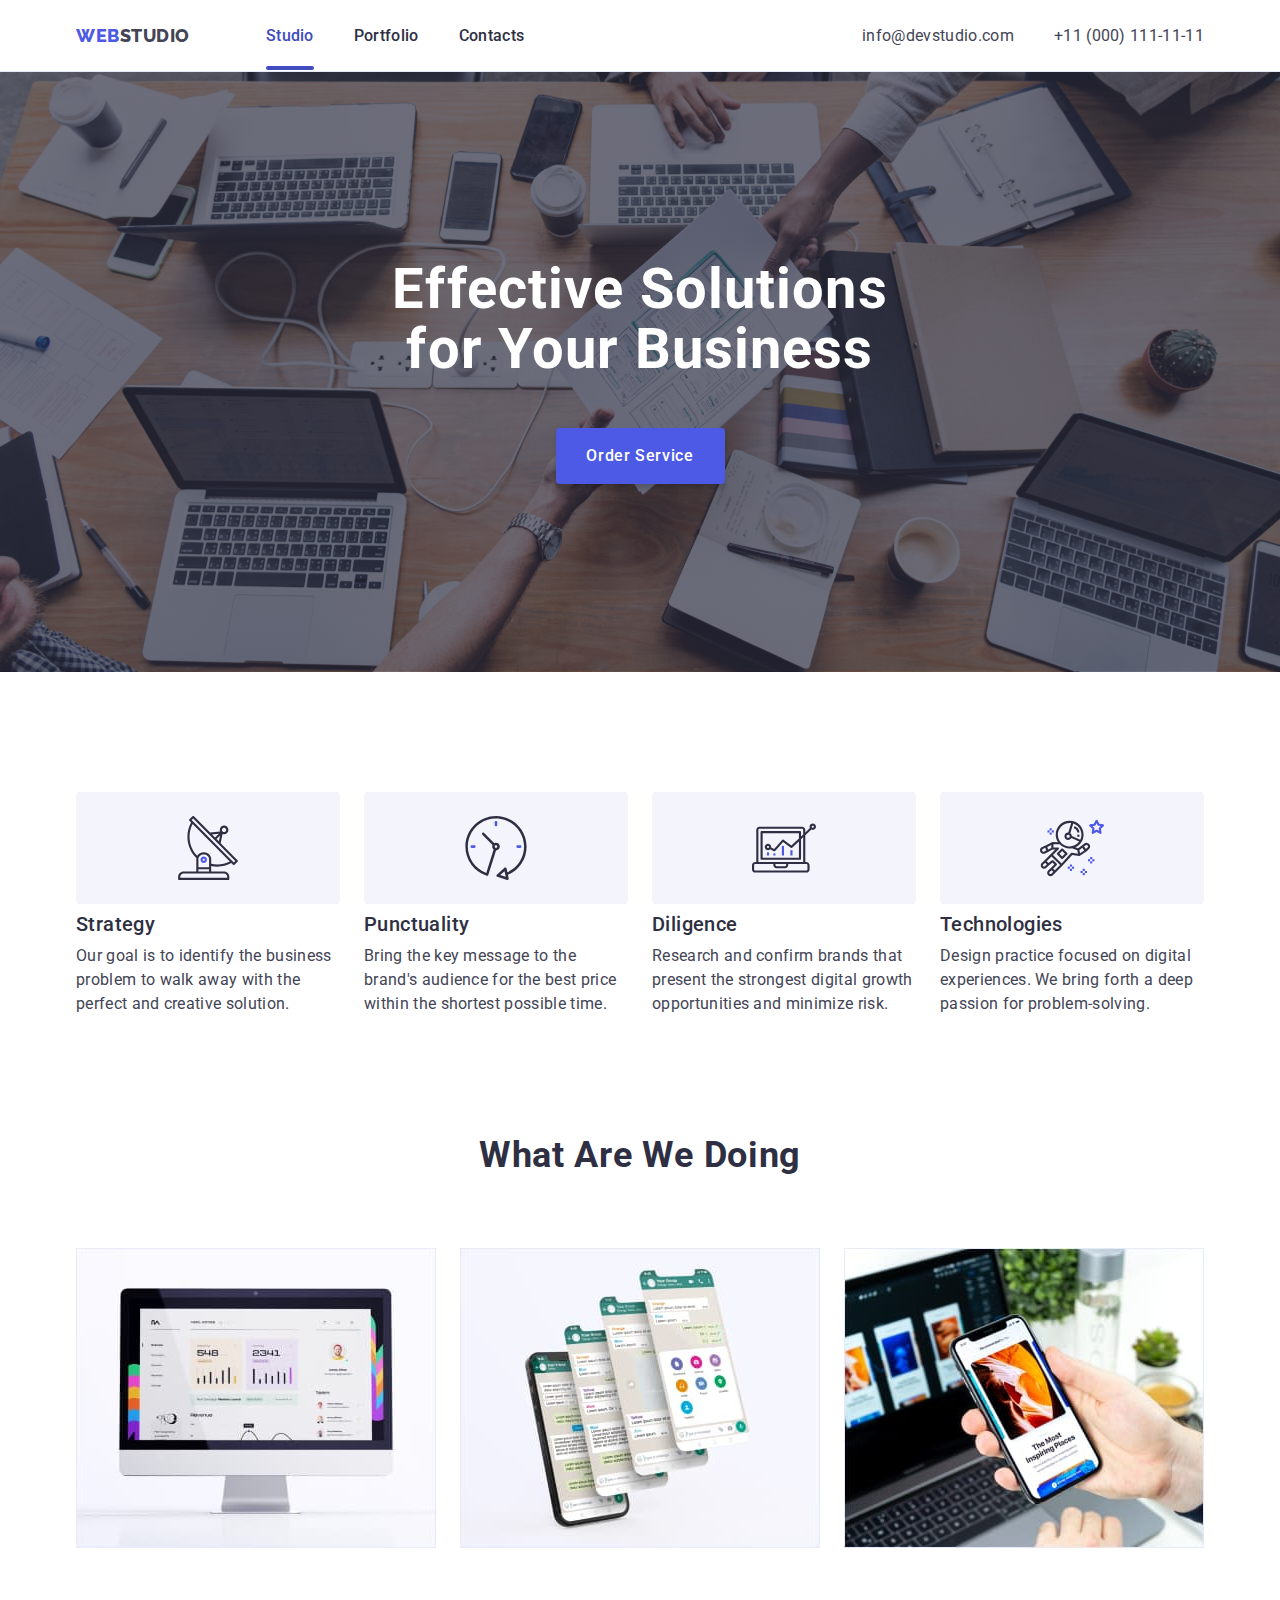
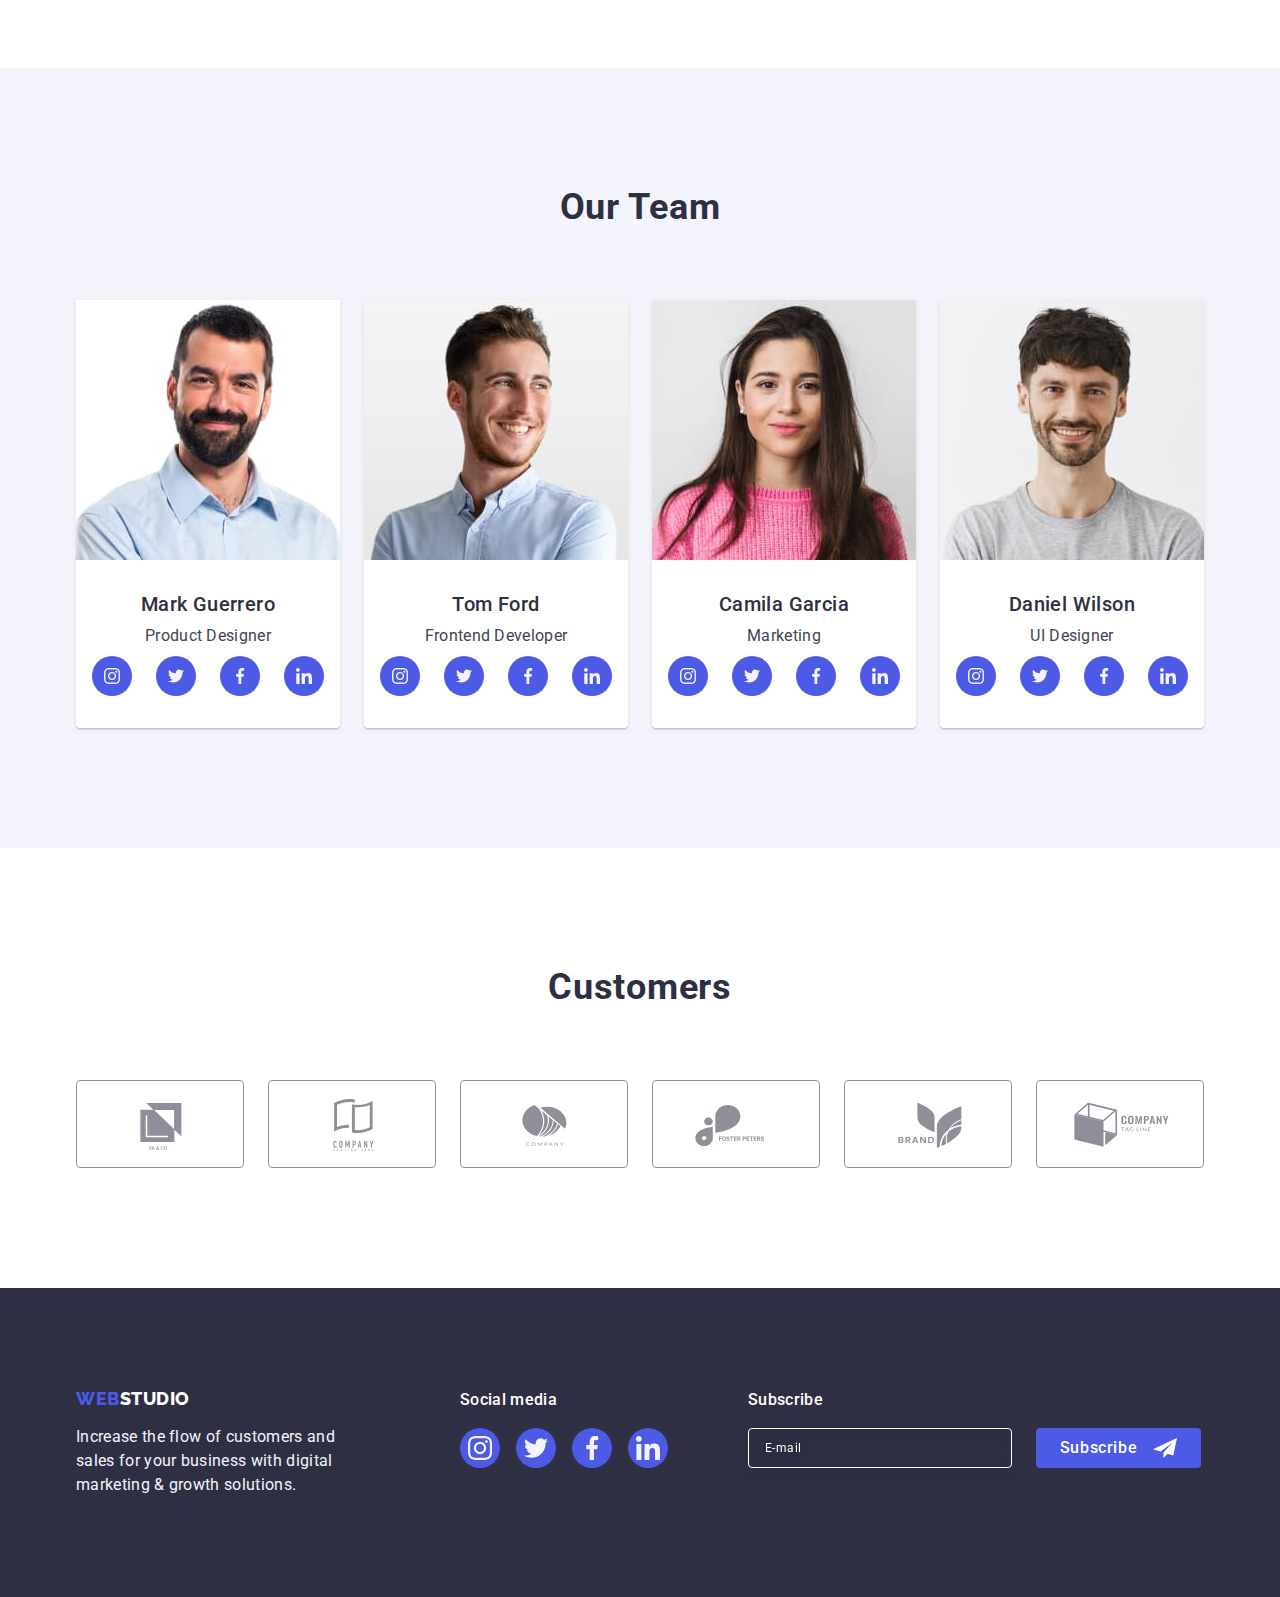
<file: index.html>
<!DOCTYPE html>
<html lang="en">

<head>
    <meta charset="UTF-8">
    <meta http-equiv="X-UA-Compatible" content="IE=edge">
    <meta name="viewport" content="width=device-width, initial-scale=1.0">
    <title>WebStudio</title>
    <link rel="preconnect" href="https://fonts.googleapis.com">
    <link rel="preconnect" href="https://fonts.gstatic.com" crossorigin>
    <link
        href="https://fonts.googleapis.com/css2?family=Raleway:wght@800&family=Roboto:wght@400;500;700;900&display=swap"
        rel="stylesheet">
    <link rel="stylesheet" href="./css/modern-normalize.min.css">
    <link rel="stylesheet" href="./css/styles.css">

</head>

<body>  
    
      <!-- header section -->
        <header class="header">
            <div class="header-container container">
                <nav class="nav">
                    <a class="logo-web link" href="./index.html">Web<span class="logo-studio-nav link">Studio</span></a>

                    <ul class="nav-list list">
                        <li class="nav-item nav-item-studio">
                            <a class="nav-link active nav-link-studio link" href="./index.html">Studio</a>
                        </li>
                        <li class="nav-item">
                            <a class="nav-link link" href="./portfolio.html">Portfolio</a>
                        </li>
                        <li class="nav-item">
                            <a class="nav-link link" href="">Contacts</a>
                        </li>
                    </ul>
                </nav>

                <address class="address">
                    <ul class="address-list list">
                        <li class="mail">
                            <a class="address-link link" href="mailto:info@devstudio.com">info@devstudio.com</a>
                        </li>
                        <li class="number">
                            <a class="address-link link" href="tel:+110001111111">+11 (000) 111-11-11</a>
                        </li>
                    </ul>
                </address>
            </div>

        </header>
        <main>

            <!--hero section -->
            <section class="hero">
                <div class="hero-container container">
                    <h1 class="hero-title">Effective Solutions <br> for Your Business</h1>
                    <button data-modal-open class="button" type="button">Order Service</button>
                    
                </div>
            </section>    

            


            <!-- feature section -->
            <section class="section-feature">
                <div class="container">
                    <h2 class="section-feature-title visually-hidden">Lorem ipsum dolor sit.</h2>
                    <ul class="feature-list list">
                        <li class="feature">
                            <div class="container-icon">
                                <svg class="feature-icon" width="64" height="64">
                                    <use href="./images/icons.svg#antenna"></use>
                                </svg>
                            </div>
                            
                            <h3 class="feature-title">Strategy</h3>
                            <p class="feature-text">
                                Our goal is to identify the business problem to walk away with the perfect and creative
                                solution.
                            </p>
                        </li>
                        <li class="feature">
                            <div class="container-icon">
                                <svg class="feature-icon" width="64" height="64">
                                    <use href="./images/icons.svg#clock"></use>
                                </svg>
                            </div>
                            <h3 class="feature-title">Punctuality</h3>
                            <p class="feature-text">
                                Bring the key message to the brand's audience for the best price within the shortest
                                possible time.
                            </p>
                        </li>
                        <li class="feature">
                            <div class="container-icon">
                                <svg class="feature-icon" width="64" height="64">
                                    <use href="./images/icons.svg#diagram"></use>
                                </svg>
                            </div>
                            <h3 class="feature-title">Diligence</h3>
                            <p class="feature-text">
                                Research and confirm brands that present the strongest digital growth opportunities and
                                minimize
                                risk.
                            </p>
                        </li>
                        <li class="feature">
                            <div class="container-icon">
                                <svg class="feature-icon" width="64" height="64">
                                    <use href="./images/icons.svg#astronaut"></use>
                                </svg>
                            </div>
                            <h3 class="feature-title">Technologies</h3>
                            <p class="feature-text">
                                Design practice focused on digital experiences. We bring forth a deep passion for
                                problem-solving.
                            </p>
                        </li>
                    </ul>
                </div>

            </section>

            <!-- about section -->
            <section class="section-about">
                <div class="container">
                    <h2 class="section-about-title">What are we doing</h2>

                    <ul class="about-list list">
                        <li class="list-item">
                            <img src="./images/doing_1.jpg" width="360" alt="computer">
                        </li>
                        <li class="list-item">
                            <img src="./images/doing_2.jpg" width="360" alt="menu">
                        </li>
                        <li class="list-item">
                            <img src="./images/doing_3.jpg" width="360" alt="mobile">
                        </li>
                    </ul>
                </div>

            </section>

            <!-- team section -->
            <section class="section-team">
                <div class="container">
                    <h2 class="section-team-title">Our Team</h2>

                    <ul class="team-list list">
                        <li class="team-card">
                            <img src="./images/team_1.jpg" width="264" alt=">Mark Guerrero">
                            <div class="info">
                                <h3 class="team-title">Mark Guerrero</h3>
                                <p class="team-text">Product Designer</p>
                                
                                <ul class="social-list">
                                    <li class="social-item">
                                        <a class="social-link" href="">
                                            <svg class="team-icon" width="16" height="16">
                                                <use href="./images/icons.svg#instagram"></use>
                                            </svg>
                                        </a>
                                    </li>

                                    <li class="social-item">
                                        <a class="social-link" href="">
                                            <svg class="team-icon" width="16" height="16">
                                                <use href="./images/icons.svg#twitter"></use>
                                            </svg>
                                        </a>
                                    </li>

                                    <li class="social-item">
                                        <a class="social-link" href="">
                                            <svg class="team-icon" width="16" height="16">
                                                <use href="./images/icons.svg#facebook"></use>
                                            </svg>
                                        </a>
                                    </li>

                                    <li class="social-item">
                                        <a class="social-link" href="">
                                            <svg class="team-icon" width="16" height="16">
                                                <use href="./images/icons.svg#linkedin"></use>
                                            </svg>
                                        </a>
                                    </li>

                                </ul>                               
                                                                
                            </div>

                        </li>
                        <li class="team-card">
                            <img src="./images/team_2.jpg" width="264" alt="Tom Ford">
                            <div class="info">
                                <h3 class="team-title">Tom Ford</h3>
                                <p class="team-text">Frontend Developer</p>
                                
                                <ul class="social-list">
                                    <li class="social-item">
                                        <a class="social-link" href="">
                                            <svg class="team-icon" width="16" height="16">
                                                <use href="./images/icons.svg#instagram"></use>
                                            </svg>
                                        </a>
                                    </li>
                                
                                    <li class="social-item">
                                        <a class="social-link" href="">
                                            <svg class="team-icon" width="16" height="16">
                                                <use href="./images/icons.svg#twitter"></use>
                                            </svg>
                                        </a>
                                    </li>
                                
                                    <li class="social-item">
                                        <a class="social-link" href="">
                                            <svg class="team-icon" width="16" height="16">
                                                <use href="./images/icons.svg#facebook"></use>
                                            </svg>
                                        </a>
                                    </li>
                                
                                    <li class="social-item">
                                        <a class="social-link" href="">
                                            <svg class="team-icon" width="16" height="16">
                                                <use href="./images/icons.svg#linkedin"></use>
                                            </svg>
                                        </a>
                                    </li>
                                
                                </ul>
                            </div>

                        </li>
                        <li class="team-card">
                            <img src="./images/team_3.jpg" width="264" alt="Camila Garcia">
                            <div class="info">
                                <h3 class="team-title">Camila Garcia</h3>
                                <p class="team-text">Marketing</p>
                                <ul class="social-list">
                                    <li class="social-item">
                                        <a class="social-link" href="">
                                            <svg class="team-icon" width="16" height="16">
                                                <use href="./images/icons.svg#instagram"></use>
                                            </svg>
                                        </a>
                                    </li>
                                
                                    <li class="social-item">
                                        <a class="social-link" href="">
                                            <svg class="team-icon" width="16" height="16">
                                                <use href="./images/icons.svg#twitter"></use>
                                            </svg>
                                        </a>
                                    </li>
                                
                                    <li class="social-item">
                                        <a class="social-link" href="">
                                            <svg class="team-icon" width="16" height="16">
                                                <use href="./images/icons.svg#facebook"></use>
                                            </svg>
                                        </a>
                                    </li>
                                
                                    <li class="social-item">
                                        <a class="social-link" href="">
                                            <svg class="team-icon" width="16" height="16">
                                                <use href="./images/icons.svg#linkedin"></use>
                                            </svg>
                                        </a>
                                    </li>
                                
                                </ul>
                            </div>

                        </li>
                        <li class="team-card">
                            <img src="./images/team_4.jpg" width="264" alt="Daniel Wilson">
                            <div class="info">
                                <h3 class="team-title">Daniel Wilson</h3>
                                <p class="team-text">UI Designer</p>
                                <ul class="social-list">
                                    <li class="social-item">
                                        <a class="social-link" href="">
                                            <svg class="team-icon" width="16" height="16">
                                                <use href="./images/icons.svg#instagram"></use>
                                            </svg>
                                        </a>
                                    </li>
                                
                                    <li class="social-item">
                                        <a class="social-link" href="">
                                            <svg class="team-icon" width="16" height="16">
                                                <use href="./images/icons.svg#twitter"></use>
                                            </svg>
                                        </a>
                                    </li>
                                
                                    <li class="social-item">
                                        <a class="social-link" href="">
                                            <svg class="team-icon" width="16" height="16">
                                                <use   href="./images/icons.svg#facebook"></use>
                                            </svg>
                                        </a>
                                    </li>
                                
                                    <li class="social-item">
                                        <a class="social-link" href="">
                                            <svg class="team-icon" width="16" height="16">
                                                <use href="./images/icons.svg#linkedin"></use>
                                            </svg>
                                        </a>
                                    </li>
                                
                                </ul>
                            </div>

                        </li>
                    </ul>
                </div>

            </section>
            
            <section class="customers">
                <div class="container">
                    <h2 class="customers-title">Customers</h2>

                    <ul class="customers-list">
                        <li class="customers-item">
                            <a class="customers-link" href="">
                                <svg class="customers-icon" width="104" height="56">
                                    <use href="./images/icons.svg#logo"></use>
                                </svg>
                            </a>
                        </li>
                        <li class="customers-item">
                            <a class="customers-link" href="">
                                <svg class="customers-icon" width="104" height="56">
                                    <use href="./images/icons.svg#logo-1"></use>
                                </svg>
                            </a>
                        </li>
                        <li class="customers-item">
                            <a class="customers-link" href="">
                                <svg class="customers-icon" width="104" height="56">
                                    <use href="./images/icons.svg#logo-2"></use>
                                </svg>
                            </a>
                        </li>
                        <li class="customers-item">
                            <a class="customers-link" href="">
                                <svg class="customers-icon" width="104" height="56">
                                    <use href="./images/icons.svg#logo-3"></use>
                                </svg>
                            </a>
                        </li>
                        <li class="customers-item">
                            <a class="customers-link" href="">
                                <svg class="customers-icon" width="104" height="56">
                                    <use href="./images/icons.svg#logo-4"></use>
                                </svg>
                            </a>
                        </li>
                        <li class="customers-item">
                            <a class="customers-link" href="">
                                <svg class="customers-icon" width="104" height="56">
                                    <use href="./images/icons.svg#logo-5"></use>
                                </svg>
                            </a>
                        </li>
                    </ul>
                </div>
                
            </section>
        </main>

        <!-- footer section -->
        <footer class="footer">
            <div class=" footer-container container">
                <div class="content-footer">
                    <a class="logo-web-footer link" href="./index.html">Web<span class="logo-studio link">Studio</span></a>
                    
                    <p class="footer-text">
                        Increase the flow of customers and sales for your business with digital marketing & growth
                        solutions.
                    </p>
                </div>

                <div class="social-media-container">
                    <p class="social-media-text">Social media</p>

                    <ul class="social-media-list">
                        <li class="social-media-item">
                            <a class="social-media-link" href="">
                                <svg class="social-media-icon" width="24" height="24">
                                    <use href="./images/icons.svg#instagram"></use>
                                </svg>
                            </a>

                        </li>
                        <li class="social-media-item">
                            <a class="social-media-link" href="">
                                <svg class="social-media-icon" width="24" height="24">
                                    <use href="./images/icons.svg#twitter"></use>
                                </svg>
                            </a>
                        </li>
                        <li class="social-media-item">
                            <a class="social-media-link" href="">
                                <svg class="social-media-icon" width="24" height="24">
                                    <use href="./images/icons.svg#facebook"></use>
                                </svg>
                            </a>
                        </li>
                        <li class="social-media-item">
                            <a class="social-media-link" href="">
                                <svg class="social-media-icon" width="24" height="24">
                                    <use href="./images/icons.svg#linkedin"></use>
                                </svg>
                            </a>
                        </li>
                    </ul>
                </div>

                <div class="form-container">
                    <p class="form-title">
                        Subscribe
                    </p>                    
                        
                    <form class="email-form">
                        <label class="label-form">                            
                            <input class="input-footer" type="email" name="email" placeholder="E-mail" />
                        </label>
                        
                        <button class="btn-footer" type="submit">Subscribe
                            <svg class="svg-footer" width="24" height="24">
                                <use href="./images/icons.svg#button"></use>
                            </svg>
                        </button>
                    </form>
                </div>
                
            </div>
        </footer>

        <!--modal-window-->

        <div class="backdrop  is-hidden" data-modal>
            
            
            <div class="modal-window">
                <button class="btn-modal-close" type="button" data-modal-close>
                    <svg class="modal-icon" width="8" height="8">
                        <use href="./images/icons.svg#close"></use>
                    </svg>
                </button>


                <p class="modal-title">
                    Leave your contacts and we will call you back
                </p>
                
                <form class="modal-form">
                    <div class="label-container">
                        <label class="label-modal-form" for="user-name">
                            Name
                        </label>
                        <div class="input-container">
                            <input class="input-modal" id="user-name" type="text" name="user-name" />
                
                            <svg class="modal-svg" width="18" height="24">
                                <use href="./images/icons.svg#person"></use>
                            </svg>
                        </div>
                    </div>
                
                    <div class="label-container">
                        <label class="label-modal-form" for="user-phone">
                            Phone
                        </label>
                
                        <div class="input-container">
                            <input class="input-modal" id="user-phone" type="number" name="user-phone" />
                
                            <svg class="modal-svg" width="18" height="24">
                                <use href="./images/icons.svg#phone"></use>
                            </svg>
                        </div>
                    </div>
                
                    <div class="label-container">
                        <label class="label-modal-form" for="user-email">
                            Email
                        </label>
                
                        <div class="input-container">
                            <input class="input-modal" id="user-email" type="email" name="user-email" />
                
                            <svg class="modal-svg" width="18" height="24">
                                <use href="./images/icons.svg#email"></use>
                            </svg>
                        </div>
                    </div>
                
                    <div class="textarea-container">
                        <label class="label-modal-form" for="user-comment">
                            Comment
                        </label>

                        <textarea class="textarea" name="user-comment" id="user-comment" placeholder="Text input">

                        </textarea>                                                             
                    </div>

                    <div class="chekbox-container">
                        <input class="input-chekbox visually-hidden" type="checkbox" id="user-privacy" value="true"  name="user-privacy">

                        <label class="privacy" for="user-privacy">
                            <span class="svg-span">
                                <svg class="svg-click" width="10" height="8">
                                    <use href="./images/icons.svg#click"></use>
                                </svg>
                             
                            </span>
                            I accept the terms and conditions of the
                            <a class="chekbox-link" href="">
                                Privacy Policy
                            </a>
                        </label>
                    </div>

                    <button class="btn-modal-send" type="submit">
                        Send
                    </button>             
                                                              
                                
                                    
                </form>
            </div>

        </div>

 <script src="./js/modal.js"></script>


  
</body>



</html>
</file>
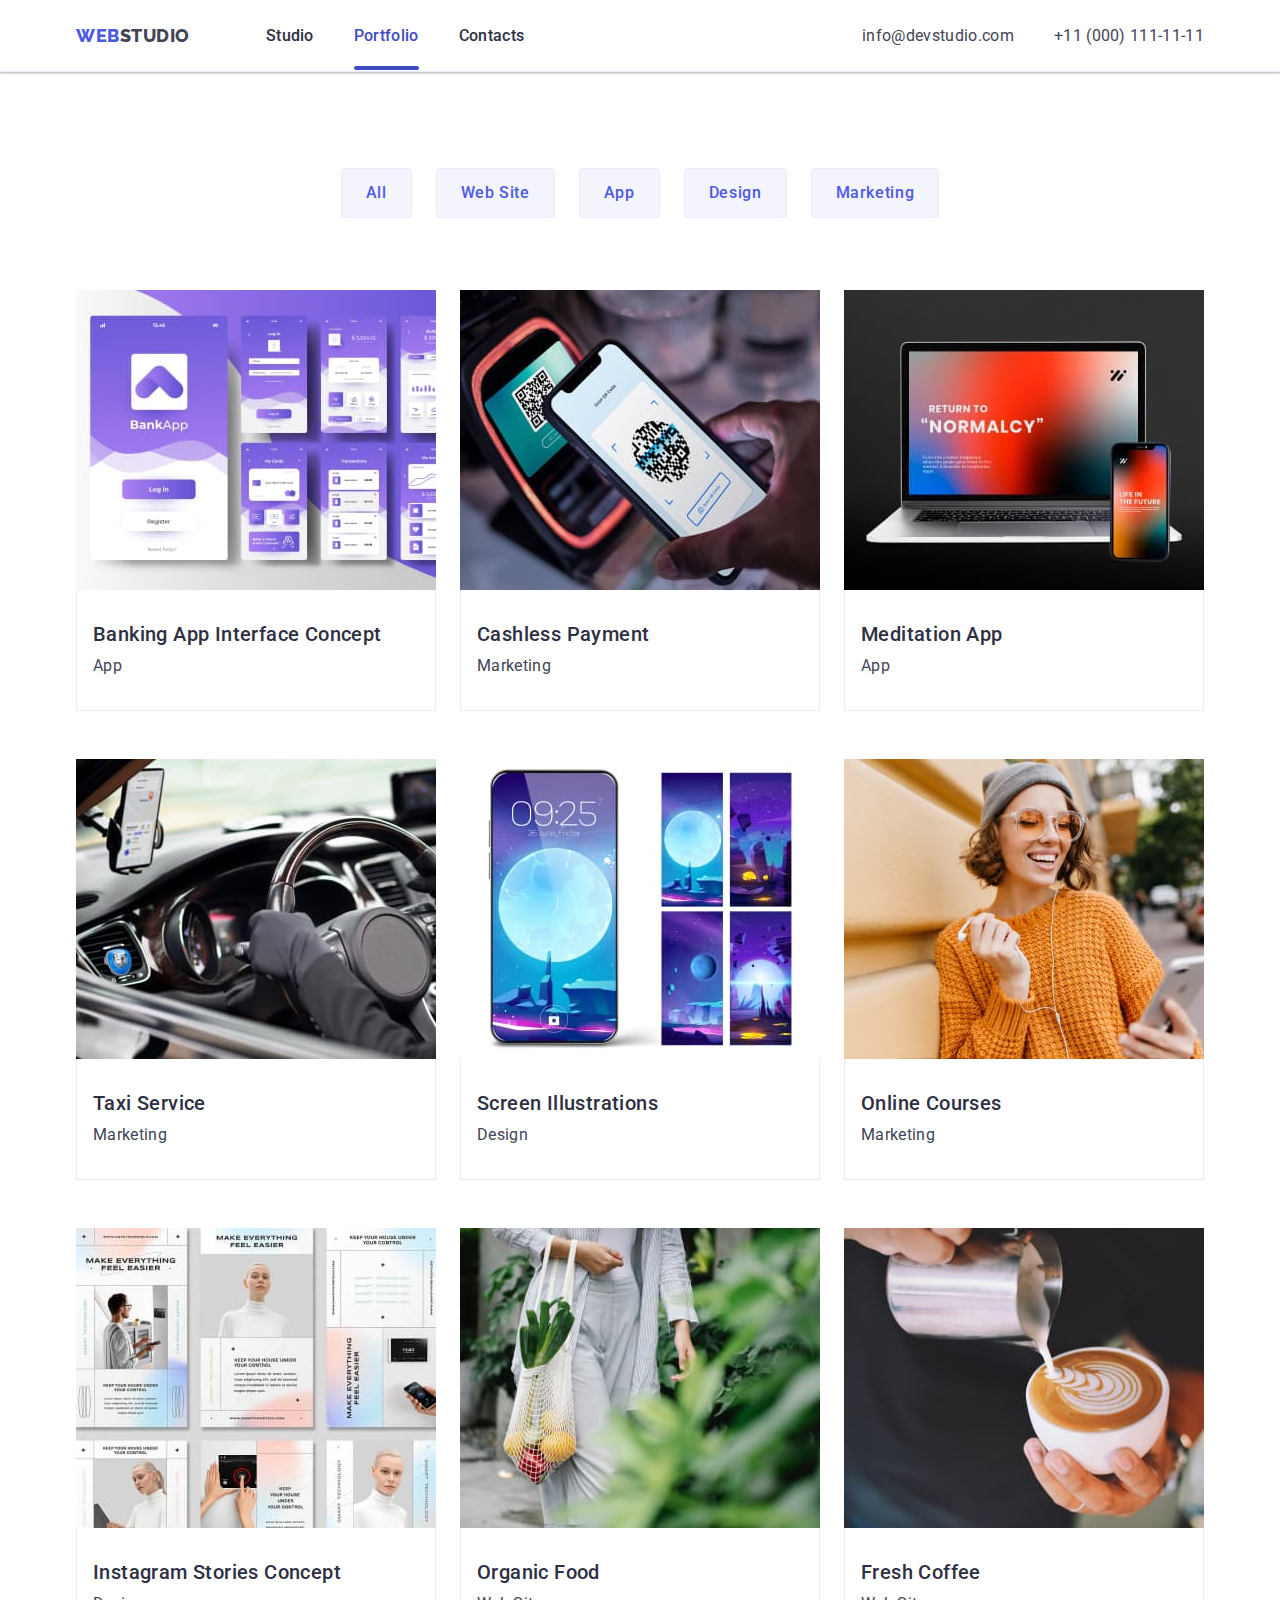
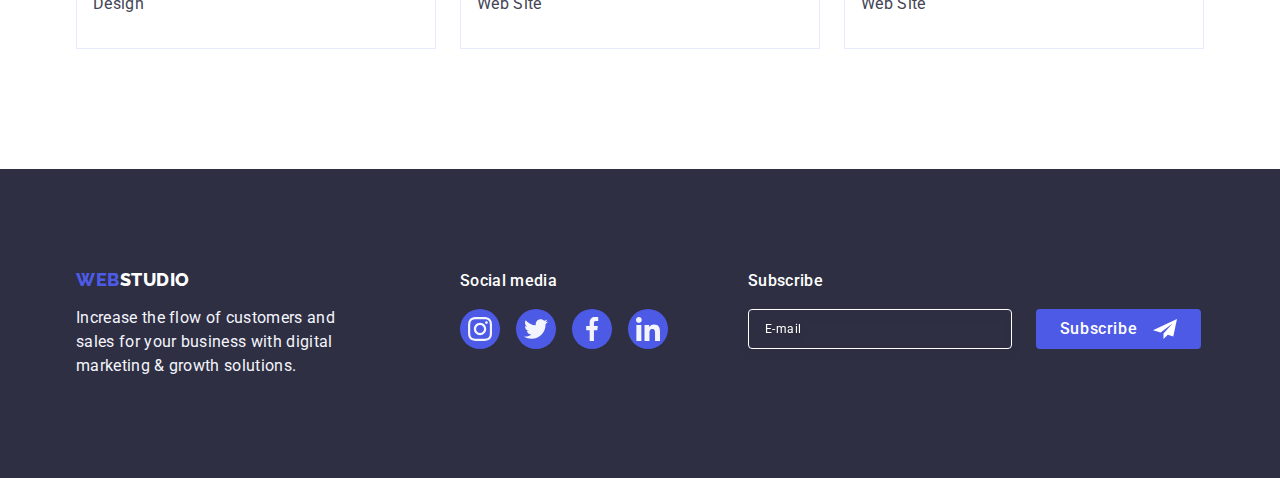
<file: portfolio.html>
<!DOCTYPE html>
<html lang="en">

<head>
    <meta charset="UTF-8">
    <meta http-equiv="X-UA-Compatible" content="IE=edge">
    <meta name="viewport" content="width=device-width, initial-scale=1.0">
    <link rel="preconnect" href="https://fonts.googleapis.com">
    <link rel="preconnect" href="https://fonts.gstatic.com" crossorigin>
    <link href="https://fonts.googleapis.com/css2?family=Raleway:wght@800&family=Roboto:wght@400;500;700;900&display=swap"
        rel="stylesheet">
    <title>WebStudio</title>

    <link rel="stylesheet" href="./css/modern-normalize.min.css">
    <link rel="stylesheet" href="./css/styles.css">
  
</head>

<body>
        
    <!-- header section -->
    <header class="header">
        <div class="header-container container">
            <nav class="nav">
                <a class="logo-web link" href="./index.html">Web<span class="logo-studio-nav link">Studio</span></a>
    
                <ul class="nav-list list">
                    <li class="nav-item nav-item-studio">
                        <a class="nav-link link" href="./index.html">Studio</a>
                    </li>
                    <li class="nav-item">
                        <a class="nav-link active link" href="./portfolio.html">Portfolio</a>
                    </li>
                    <li class="nav-item">
                        <a class="nav-link link" href="">Contacts</a>
                    </li>
                </ul>
            </nav>
    
            <address class="address">
                <ul class="address-list list">
                    <li class="mail">
                        <a class="address-link link" href="mailto:info@devstudio.com">info@devstudio.com</a>
                    </li>
                    <li class="number">
                        <a class="address-link link" href="tel:+110001111111">+11 (000) 111-11-11</a>
                    </li>
                </ul>
            </address>
        </div>
    
    </header>

    <main>
        <!--portfolo section  -->
        <section class="section-portfolo">
            <div class="container">
                <h1 class="section-filters-title visually-hidden">Lorem ipsum dolor sit.</h1>

                <ul class="filters list">
                    <li class="button-item">
                
                        <button class="btn" type="button">All</button>
                    </li>
                    <li class="button-item">
                        <button class="btn" type="button">Web Site</button>
                    </li>
                    <li class="button-item">
                        <button class="btn" type="button">App</button>
                    </li>
                    <li class="button-item">
                        <button class="btn" type="button">Design</button>
                    </li>
                    <li class="button-item">
                        <button class="btn" type="button">Marketing</button>
                    </li>
                </ul>
                
                
                
                
                <ul class="product-card list">
                    <li class="product-item">
                        
                            <a class="product-link link" href="">
                                
                                <div class="wrapper">
                                    <img class="link" src="./images/portfolio/banking_app.jpg" width="360" alt="Banking App">
                                    <p class="overlay-text">14 Stylish and User-Friendly App Design Concepts · Task Manager App · Calorie Tracker
                                        App · Exotic Fruit Ecommerce App ·
                                        Cloud Storage App
                                    </p>
                                    
                                    
                                        
                                    
                                </div>
                                
                               
                                <div class="cards">
                                    <h2 class="product-name">Banking App Interface Concept</h2>
                                    <p class="product-text">App</p>
                                </div>                               
                            </a>                     
                                                                                  
                    </li>
                
                    <li class="product-item">                        
                            <a class="product-link link" href="">

                                <div class="wrapper">
                                    <img class="link" src="./images/portfolio/cashless_payment.jpg" width="360" alt="Cashless Payment">
                                    <p class="overlay-text">14 Stylish and User-Friendly App Design Concepts · Task Manager App · Calorie Tracker
                                        App · Exotic Fruit Ecommerce App ·
                                        Cloud Storage App
                                    </p>                                                                                                            
                                </div>
                                
                                <div class="cards">
                                    <h2 class="product-name">Cashless Payment</h2>
                                    <p class="product-text">Marketing</p>
                                </div>
                            </a>
                    </li>
                
                    <li class="product-item">                        
                            <a class="product-link link" href="">

                                <div class="wrapper">
                                    <img class="link" src="./images/portfolio/meditation_app.jpg" width="360" alt="Meditation App">
                                    <p class="overlay-text">14 Stylish and User-Friendly App Design Concepts · Task Manager App · Calorie Tracker
                                        App · Exotic Fruit Ecommerce App ·
                                        Cloud Storage App
                                    </p>                                                                                                           
                                </div>
                                
                                <div class="cards">
                                    <h2 class="product-name">Meditation App</h2>
                                    <p class="product-text">App</p>
                                </div>
                            </a>                        
                    </li>
                
                    <li class="product-item">                       
                            <a class="product-link link" href="">
                                <div class="wrapper">
                                    <img class="link" src="./images/portfolio/Taxi.jpg" width="360" alt="Taxi Service">
                                    <p class="overlay-text">14 Stylish and User-Friendly App Design Concepts · Task Manager App · Calorie Tracker
                                        App · Exotic Fruit Ecommerce App ·
                                        Cloud Storage App
                                    </p>
                                </div>
                                
                                
                                    <div class="cards">
                                        <h2 class="product-name">Taxi Service</h2>
                                        <p class="product-text">Marketing</p>
                                    </div>
                            </a>
                    </li>
                
                    <li class="product-item">                        
                            <a class="product-link link" href="">

                                <div class="wrapper">
                                    <img class="link" src="./images/portfolio/Screen.jpg" width="360" alt="Screen Illustrations">
                                    <p class="overlay-text">14 Stylish and User-Friendly App Design Concepts · Task Manager App · Calorie Tracker
                                        App · Exotic Fruit Ecommerce App ·
                                        Cloud Storage App
                                    </p>
                                </div>
                                
                                <div class="cards">
                                    <h2 class="product-name">Screen Illustrations</h2>
                                    <p class="product-text">Design</p>
                                </div>
                            </a>
                    </li>
                
                    <li class="product-item">
                       
                            <a class="product-link link" href="">
                                <div class="wrapper">
                                    <img class="link" src="./images/portfolio/online_courses.jpg" width="360" alt="Online Courses">
                                    <p class="overlay-text">14 Stylish and User-Friendly App Design Concepts · Task Manager App · Calorie Tracker
                                        App · Exotic Fruit Ecommerce App ·
                                        Cloud Storage App
                                    </p>                                   
                                </div>
                                
                                <div class="cards">
                                    <h2 class="product-name">Online Courses</h2>
                                    <p class="product-text">Marketing</p>
                                </div>
                            </a>                        
                    </li>
                
                
                    <li class="product-item">
                       
                            <a class="product-link link" href="">

                                <div class="wrapper">
                                    <img class="link" src="./images/portfolio/instagram.jpg" width="360" alt="Instagram Stories Concept">
                                    <p class="overlay-text">14 Stylish and User-Friendly App Design Concepts · Task Manager App · Calorie Tracker
                                        App · Exotic Fruit Ecommerce App ·
                                        Cloud Storage App
                                    </p>
                                </div>
                                
                                <div class="cards">
                                    <h2 class="product-name">Instagram Stories Concept</h2>
                                    <p class="product-text">Design</p>
                                </div>
                            
                            </a>                       
                    </li>
                
                    <li class="product-item">
                      
                            <a class="product-link link" href="">
                                <div class="wrapper">
                                    <img class="link" src="./images/portfolio/organic_food.jpg" width="360" alt="Organic Food">
                                    <p class="overlay-text">14 Stylish and User-Friendly App Design Concepts · Task Manager App · Calorie Tracker
                                        App · Exotic Fruit Ecommerce App ·
                                        Cloud Storage App
                                    </p>
                                </div>
                                
                                <div class="cards">
                                    <h2 class="product-name">Organic Food</h2>
                                    <p class="product-text">Web Site</p>
                                </div>
                            
                            </a>    
                    </li>
                
                    <li class="product-item">
                       
                            <a class="product-link link" href="">
                                <div class="wrapper">
                                  <img class="link" src="./images/portfolio/coffee.jpg" width="360" alt="Fresh Coffee">
                                  <p class="overlay-text">14 Stylish and User-Friendly App Design Concepts · Task Manager App · Calorie Tracker
                                    App · Exotic Fruit Ecommerce App ·
                                    Cloud Storage App
                                  </p>                               
                                    
                                </div>
                                
                                <div class="cards">
                                    <h2 class="product-name">Fresh Coffee</h2>
                                    <p class="product-text">Web Site</p>
                                </div>
                            
                            </a>
                    </li>
                        
                </ul>
            </div>
            
        </section>

    </main>

    <!-- footer section -->
    <footer class="footer">
        <div class=" footer-container container">
            <div class="content-footer">
                <a class="logo-web-footer link" href="./index.html">Web<span class="logo-studio link">Studio</span></a>
    
                <p class="footer-text">
                    Increase the flow of customers and sales for your business with digital marketing & growth
                    solutions.
                </p>
            </div>
    
            <div class="social-media-container">
                <p class="social-media-text">Social media</p>
    
                <ul class="social-media-list">
                    <li class="social-media-item">
                        <a class="social-media-link" href="">
                            <svg class="social-media-icon" width="24" height="24">
                                <use href="./images/icons.svg#instagram"></use>
                            </svg>
                        </a>
    
                    </li>
                    <li class="social-media-item">
                        <a class="social-media-link" href="">
                            <svg class="social-media-icon" width="24" height="24">
                                <use href="./images/icons.svg#twitter"></use>
                            </svg>
                        </a>
                    </li>
                    <li class="social-media-item">
                        <a class="social-media-link" href="">
                            <svg class="social-media-icon" width="24" height="24">
                                <use href="./images/icons.svg#facebook"></use>
                            </svg>
                        </a>
                    </li>
                    <li class="social-media-item">
                        <a class="social-media-link" href="">
                            <svg class="social-media-icon" width="24" height="24">
                                <use href="./images/icons.svg#linkedin"></use>
                            </svg>
                        </a>
                    </li>
                </ul>
            </div>
    
            <div class="form-container">
                <p class="form-title">
                    Subscribe
                </p>
    
                <form class="email-form">
                    <label class="label-form">
                        <input class="input-footer" type="email" name="email" placeholder="E-mail" />
                    </label>
    
                    <button class="btn-footer" type="submit">Subscribe
                        <svg class="svg-footer" width="24" height="24">
                            <use href="./images/icons.svg#button"></use>
                        </svg>
                    </button>
                </form>
            </div>
    
        </div>
    </footer>

    
</body>

</html>
</file>
<file: css/styles.css>
:root {
    --primary-font: 'Roboto', sans-serif;
    --main-white-cl: #ffffff;
    --main-dark-cl: #434455;
    --accent-cl: #4D5AE5;
}

ul,
ol {
    margin: 0;
    padding-left: 0;
    list-style-type: none;
}

a{
    text-decoration: none;
}
h1, 
h2,
h3,
h4, 
h5,
h6,
p{
    margin: 0;
}

button{
    cursor: pointer;
    border: none;
    border-radius: 4px;
}

input{
    display: block;
}

body {
    color: var(--main-dark-cl);
    background-color: var(--main-white-cl);
    font-family: var(--primary-font);
    font-size: 16px;
}

img {
    display: block;
    width: 100%;
    height: auto;
}

.container {
    width: 1158px;
    margin: 0 auto;
    padding: 0 15px;
}

.link {
    text-decoration: none;
}


.visually-hidden {
    position: absolute;
    width: 1px;
    height: 1px;
    margin: -1px;
    border: 0;
    padding: 0;

    white-space: nowrap;
    clip-path: inset(100%);
    clip: rect(0 0 0 0);
    overflow: hidden;
}

/*header*/

.header {
    height: 72px;
    display: flex;
    border-bottom: 1px solid #E7E9FC;
    background: var(--main-white-cl, #FFF);
    box-shadow: 0px 1px 6px 0px rgba(46, 47, 66, 0.08), 0px 1px 1px 0px rgba(46, 47, 66, 0.16), 0px 2px 1px 0px rgba(46, 47, 66, 0.08);
}

.header-container {
    display: flex;
    align-items: center;
}

/*logo start*/
.logo-web {
    font-family: "Raleway", sans-serif;
    font-weight: 800;
    font-size: 18px;
    line-height: 1.17;
    letter-spacing: 0.03em;
    text-transform: uppercase;
    color: var(--accent-cl);
    margin-right: 76px;
    display: inline-block;
    
}



.logo-studio-nav {
    font-family: 'Raleway';
    font-weight: 800;
    font-size: 18px;
    line-height: 1.17;
    letter-spacing: 0.03em;
    text-transform: uppercase;
    color: var(--main-dark-cl);

}

.logo-studio {
    font-family: 'Raleway';
    font-weight: 800;
    font-size: 18px;
    line-height: 1.17;
    letter-spacing: 0.03em;
    text-transform: uppercase;    
    color: var(--main-white-cl);
}


/*logo end*/


/*nav */

.nav {
    display: flex;
    align-items: center;
}

.nav-list {
    display: flex;
    gap: 40px;

}

.list {
    list-style: none;
}

.nav-item {
    font-weight: 500;
    line-height: 1.3;
    

}

.nav-link {
    line-height: 1.5;
    font-size: 16px;
    font-weight: 500;
    letter-spacing: 0.02em;
    color: #2E2F42;
    text-decoration: none;
    padding: 24px 0;
    position: relative;
    transition: color 250ms cubic-bezier(0.4, 0, 0.2, 1);
    
}

.nav-item .link:hover,
.nav-item .link:focus {
    color: #404bbf;
}


.nav-link.active::after{
    content: "";
    display: block;
    width: 100%;
    bottom: -1px;
    height: 4px;
    background-color: #404bbf;
    border-radius: 2px;
    left: 0;
    position: absolute;
     
}

.nav-link.active{
    color: #404bbf;
}




.list {
    list-style: none;
}

.address {
    font-style: normal;
    margin-left: auto;
}




.mail .link:hover,
.mail .link:focus {
    color: #404bbf;
}


.address-link {
    letter-spacing: 0.02em;
    font-weight: 400;
    line-height: 1.5;
    color:var(--main-dark-cl);
    text-decoration: none;
    transition: color 250ms cubic-bezier(0.4, 0, 0.2, 1);
}

.address-list {
    display: flex;
    gap: 40px;

}

.number .link:hover,
.number .link:focus {
    color: #404bbf;
}

/* section hero*/

.hero {
    
    padding: 188px 0;
    
    margin: 0 auto;
    background-image: linear-gradient(rgba(46, 47, 66, 0.7), rgba(46, 47, 66, 0.7)), url(../images/bg-hero.jpg);
    max-width: 1440px;
    background-repeat: no-repeat;
    background-position: center;
    background-size: cover;    

}

.hero-container{
    
}

.hero-title {
    font-weight: 700;
    font-size: 56px;
    line-height: 1.07;
    text-align: center;
    letter-spacing: 0.02em;
    color: var(--main-white-cl);
    max-width: 496px;
    margin: 0 auto;
    margin-bottom: 48px;
}

.button {
    font-family: "Roboto", sans-serif;
    transition: background-color 250ms cubic-bezier(0.4, 0, 0.2, 1);
    font-weight: 500;
    font-size: 16px;
    line-height: 1.5;
    letter-spacing: 0.04em;
    color:var(--main-white-cl);
    background-color: var(--accent-cl);
    cursor: pointer;
    display: block;
    min-width: 169px;
    height: 56px;
    border: none;
    box-shadow: 0px 4px 4px rgba(0, 0, 0, 0.15);
    margin: 0 auto;
}

.button:hover,
.button:focus {
    background-color: #404BBF;
}

/*section feature */

.section-feature {
    padding: 120px 0;
    
}


.feature-list {
    display: flex;
    gap: 24px;
}

.feature {
    width: calc((100% - 72px) / 4);
}

.feature-title {
    font-weight: 500;
    font-size: 20px;
    line-height: 1.2;
    letter-spacing: 0.02em;
    color: #2E2F42;
    margin-bottom: 8px;
}

.feature-text {
    font-weight: 400;
    font-size: 16px;
    line-height: 1.5;
    letter-spacing: 0.02em;
    color: #434455;
}

.container-icon{
    display: flex;
    align-items: center;
    justify-content: center;
    height: 112px;
    background-color: #f4f4fd;
    border-radius: 4px;
    margin-bottom: 8px;
}


.feature-icon{
    margin: 0 auto;
}
/*section about */

.section-about {
    padding-bottom: 120px;
}

.section-about-title {
    font-weight: 700;
    font-size: 36px;
    line-height: 1.11;
    text-align: center;
    letter-spacing: 0.02em;
    text-transform: capitalize;
    color: #2E2F42;
    margin-bottom: 72px;
}

.about-list {
    display: flex;
    gap: 24px;
}

.list-item {
    width: calc((100% - 48px) / 3);
}

/*section team */
.section-team {
    background: #F4F4FD;
    padding: 120px 0;
}

.section-team-title {
    font-weight: 700;
    font-size: 36px;
    line-height: 1.11;
    text-align: center;
    letter-spacing: 0.02em;
    text-transform: capitalize;
    color: #2E2F42;
    margin-bottom: 72px;
}

.team-list {
    display: flex;
    gap: 24px;
}

.team-title {
    font-weight: 500;
    font-size: 20px;
    line-height: 1.2;
    letter-spacing: 0.02em;
    color: #2E2F42;
    text-align: center;
    margin-bottom: 8px;

}

.info {
    padding: 32px 0;

}

.team-text {
    font-weight: 400;
    font-size: 16px;
    line-height: 1.5;
    letter-spacing: 0.02em;
    color: #434455;
    text-align: center;
    margin-bottom: 8px;
}

.team-card {
    background-color: var(--main-white-cl);
    width: calc((100% - 72px) / 4);
    box-shadow: 0px 1px 6px rgba(46, 47, 66, 0.08),
    0px 1px 1px rgba(46, 47, 66, 0.16), 
    0px 2px 1px rgba(46, 47, 66, 0.08);
    border-radius: 0px 0px 4px 4px;
    
}

.social-list{
    display: flex;
    justify-content: center;
    gap: 24px;
}

.social-item{
    width: 40px;
    height: 40px;

}

.social-link{
    width: 100%;
    height: 100%;
    background-color: #4d5ae5;
    border-radius: 50%;
    display: flex;
    align-items: center;
    justify-content: center;
    transition:background-color 250ms cubic-bezier(0.4, 0, 0.2, 1);

}

.social-link:hover, 
.social-link:focus {
    background-color: #404bbf;
}

.team-icon{
    fill:  #f4f4fd;
}


/*section customers*/

.customers{
    padding-top: 120px;
    padding-bottom: 120px;
}

.customers-title{
    font-size: 36px;
    font-family: Roboto;
    font-weight: 700;
    line-height: 1.11;
    letter-spacing: 0.72px;
    text-transform: capitalize;
    color:  #2E2F42;
    text-align: center;
    margin-bottom: 72px;

}

.customers-list{
    display: flex;
    align-items: center;
    gap: 24px;
}

.customers-item{
    width: calc((100% - 120px) / 6);
    height: 88px;
}

.customers-link{
    width: 100%;
    height: 100%;
    border: 1px solid #8e8f99;
    border-radius: 4px;
    display: flex;
    align-items: center;
    justify-content: center;
    color: #8e8f99;
    transition: border-color 250ms cubic-bezier(0.4, 0, 0.2, 1),
        color 250ms cubic-bezier(0.4, 0, 0.2, 1);
}

.customers-link:hover,
.customers-link:focus {
    border-color: #404bbf;
    color: #404bbf;

}



.customers-icon{
    fill: currentColor;  

}

/*PORTFOLIO pages*/
/*section portfolio*/

.section-portfolo {
    padding-top: 96px;
    padding-bottom: 120px;
}



.filters {
    display: flex;
    gap: 24px;
    justify-content: center;
    margin-bottom: 72px;
}

.button-item{
    transition: border-color 250ms cubic-bezier(0.4, 0, 0.2, 1);
}


.button-item:hover,
.button-item:focus{
    border-radius: 4px;
    background: var(--ocean, #404BBF);
    box-shadow: 0px 2px 2px 0px rgba(0, 0, 0, 0.12),
      0px 2px 1px 0px rgba(0, 0, 0, 0.08), 
     0px 3px 1px 0px rgba(0, 0, 0, 0.10);
}



.btn {
    font-family: "Roboto", sans-serif;
    background-color: #F4F4FD;
    font-size: 16px;
    font-weight: 500;
    line-height: 1.5;
    text-align: center;
    letter-spacing: 0.04em;
    color:var(--accent-cl);
    cursor: pointer;
    padding: 12px 24px;
    border: 1px solid #E7E9FC;
    border-radius: 4px;
    transition: color 250ms cubic-bezier(0.4, 0, 0.2, 1),
        background-color 250ms cubic-bezier(0.4, 0, 0.2, 1),
        border-color 250ms cubic-bezier(0.4, 0, 0.2, 1),
        box-shadow 250ms cubic-bezier(0.4, 0, 0.2, 1);
}

.btn:hover,
.btn:focus {
    background-color: #404BBF;
    color:var(--main-white-cl);
    border: 1px solid transparent;
    box-shadow: 0px 2px 2px 0px rgba(0, 0, 0, 0.12),
            0px 2px 1px 0px rgba(0, 0, 0, 0.08),
            0px 3px 1px 0px rgba(0, 0, 0, 0.10);
}


/*section portfolio product cards*/

.product-card {
    display: flex;
    flex-wrap: wrap;
    column-gap: 24px;
    row-gap: 48px;
}

.product-item{
    width: calc((100% - 48px) / 3);
    transition: border-color 250ms cubic-bezier(0.4, 0, 0.2, 1);
    position: relative;
    overflow: hidden;
}

.product-item:hover {
    background: var(--white, #FFF);
    box-shadow: 0px 2px 1px 0px rgba(46, 47, 66, 0.08), 
     0px 1px 1px 0px rgba(46, 47, 66, 0.16),
     0px 1px 6px 0px rgba(46, 47, 66, 0.08);
}

.product-name {
    font-weight: 500;
    font-size: 20px;
    line-height: 1.2;
    letter-spacing: 0.02em;
    color: #2E2F42;
    margin-bottom: 8px;

}

.product-text {
    font-weight: 400;
    font-size: 16px;
    line-height: 1.5;
    letter-spacing: 0.02em;
    color: #434455;
}

.cards {
    position: relative;
    padding: 32px 16px;
    border: 1px solid #e7e9fc;
    border-top: none;
    z-index: 1;
    background-color: white;
    
}

.product-link{
    display: block;
    transition: box-shadow 250ms cubic-bezier(0.4, 0, 0.2, 1);
}

.product-link:hover{
    box-shadow: 0px 1px 6px rgba(46, 47, 66, 0.08), 
    0px 1px 1px rgba(46, 47, 66, 0.16), 
    0px 2px 1px rgba(46, 47, 66, 0.08);

}

.product-link:hover,
 .overlay-text:hover{
    transform: translateY(0%);

}

.wrapper{
    position: relative;
    overflow: hidden;
}

 


/*overlay*/
.overlay-text {
    position: absolute;
    top: 0;
    font-size: 16px;
    font-family: Roboto;
    font-weight: 400;
    line-height: 1.5;
    letter-spacing: 0.32px;
    color: #F4F4FD;
    padding: 40px 32px;
    background: #4D5AE5;
    width: 100%;
    height: 100%;
    transform: translateY(100%);
    transition: transform 250ms cubic-bezier(0.4, 0, 0.2, 1);
}


.product-link:hover .overlay-text{
transform: translateY(0%);

}

/*foo
.overlay-container:hover .overlay{
    transform: scaleY(0);
}

.overlay{
    background-color: #4D5AE5;
    padding: 8px;
    width: 100%;
    height: 100%;
    transform: translateY(100%);
    transition: transorm 350ms ease-in-out;
}

.overlay-text{
    font-size: 16px;
    font-family: Roboto;
    font-weight: 400;
    line-height: 1.5;
    letter-spacing: 0.32px;
    color: #F4F4FD;
}
ter*/

/*footer*/

.footer {
    background: #2E2F42;
    padding: 100px 0;
}

.logo-web-footer {
    display: inline-block;
    margin-bottom: 16px;
    font-family: 'Raleway';
    font-weight: 800;
    font-size: 18px;
    line-height: 1.17;
    display: flex;
    align-items: center;
    letter-spacing: 0.03em;
    text-transform: uppercase;
    color: var(--accent-cl);   
}

.footer-container{
    display: flex;
    align-items: baseline;    

}

.content-footer{
    margin-right: 120px;

}
.footer-text {
    font-weight: 400;
    font-size: 16px;
    line-height: 1.5;
    letter-spacing: 0.02em;
    color: #F4F4FD;
    max-width: 264px;
}

.social-media-text{
    font-size: 16px;
    font-family: Roboto;
    font-weight: 500;
    line-height: 1.5;
    letter-spacing: 0.32px;
    color: var(--main-white-cl);
    margin-bottom: 16px;
}

.social-media-list{
    display: flex;
    gap: 16px;
}

.social-media-item{
    width: 40px;
    height: 40px;
}

.social-media-link{
    width: 100%;
    height: 100%;
    background-color: #4d5ae5;
    border-radius: 50%;
    display: flex;
    align-items: center;
    justify-content: center;
    transition: background-color 250ms cubic-bezier(0.4, 0, 0.2, 1);
}

.social-media-link:hover,
.social-media-link:focus {
    background-color: #31d0aa;
}

.social-media-icon{
    fill: #f4f4fd;
}


.form-container{
    margin-left: 80px;
}

.email-form{
    display: flex;
    gap: 24px;   
}

.form-title{
    font-family: Roboto;
    font-weight: 500;
    line-height: 1.5;
    letter-spacing: 0.32px;
    color: white;
    margin-bottom: 16px;
}

.label-form{

}

.input-footer{
    padding-left: 16px;
    
    font-size: 12px;
    font-family: Roboto;
    letter-spacing: 0.48px;
    line-height: 1.5;
    width: 264px;
    height: 40px;
    background-color: transparent;
    border-radius: 4px;
    border: 1px solid  #FFF;
    filter: drop-shadow(0px 4px 4px rgba(0, 0, 0, 0.15));
    color: white;
}

.input-footer::placeholder{
    color: white;
}

.input-footer:hover,
.input-footer:focus{
    border-radius: 4px;
    border: 1px solid #4D5AE5;
}

.btn-footer{
    font-family: "Roboto", sans-serif;
    display: flex;
    justify-content: center;
    align-items: center;
    border-radius: 4px;
    background:  #4D5AE5;
    color: #FFF;
    text-align: center;
    font-weight: 500;
    line-height: 1.5;
    letter-spacing: 0.64px;
    min-width: 165px;
    height: 40px;    
}

.svg-footer{
    margin-left: 16px;
}


/*modal-window*/

.backdrop{
    
    position: fixed;
    top:0;
    left: 0;
    width: 100%;
    height: 100%;
    background-color: rgba(46, 47, 66, 0.4);
    transition: opacity 250ms cubic-bezier(0.4, 0, 0.2, 1), 
    visibility 250ms cubic-bezier(0.4, 0, 0.2, 1);

}

.modal-title{
    margin-bottom: 16px;
    color: #2E2F42;
    text-align: center;
    font-size: 16px;
    font-family: Roboto;
    font-weight: 500;
    line-height: 1.5;
    letter-spacing: 0.32px;

}

.is-hidden{
    opacity: 0;
    visibility: hidden;
    pointer-events: none;

}

.modal-window{
    padding: 72px 24px 24px 24px;
    position: absolute;
    top: 50%;
    left: 50%;
    transform: translate(-50%, -50%) scale(1);
    width: 408px;
    min-height: 584px;
    background: #fcfcfc;
    box-shadow: 0px 1px 1px rgba(0, 0, 0, 0.14),
     0px 1px 3px rgba(0, 0, 0, 0.12), 
     0px 2px 1px rgba(0, 0, 0, 0.2);
    border-radius: 4px;
    transition: transform 250ms cubic-bezier(0.4, 0, 0.2, 1);
}

.label-container{
    margin-bottom: 8px;
}

.label-modal-form{
    display: block;
    margin-bottom: 4px;
    color: #8E8F99;
    font-size: 12px;
    font-family: Roboto;
    line-height: 1.17;
    letter-spacing: 0.48px;
}

.input-container{
    position: relative;
}


.input-modal{
    padding-left: 38px;
    width: 100%;
    height: 40px;
    border-radius: 4px;
    border: 1px solid rgba(46, 47, 66, 0.4);
    background-color: transparent;
    outline: transparent;
    transition: border-color 250ms cubic-bezier(0.4, 0, 0.2, 1);

}

.input-modal:focus{
    border-color: #4D5AE5;

}


.modal-svg{
    position: absolute;
    left: 16px;
    top:50%;
    transform: translateY(-50%);
    transition: fill 250ms cubic-bezier(0.4, 0, 0.2, 1);


}


.textarea-container{
    margin-bottom: 16px;
}


.textarea{
    width: 100%;
    height: 120px;
    color: rgba(46, 47, 66, 0.4);
    border-radius: 4px;
    border: 1px solid  rgba(46, 47, 66, 0.40);
    font-size: 12px;
    font-family: Roboto;
    font-weight: 400;
    line-height: 1.17;
    letter-spacing: 0.48px;
    background-color: transparent;
    padding: 8px 16px;
    outline: transparent;
    resize: none;
    transition: border-color 250ms cubic-bezier(0.4, 0, 0.2, 1);
}

.textarea:focus{
    border-color: #4D5AE5;
}


.chekbox-container{
    margin-bottom: 24px;
}

.privacy{
    color: #8E8F99;
    font-size: 12px;
    font-family: Roboto;
    line-height: 1.17;
    letter-spacing: 0.48px;
}

.svg-span{
    width: 16px;
    height: 16px;
    border: 1px solid rgba(46, 47, 66, 0.4);
    border-radius: 2px;
    transition: background-color 250ms cubic-bezier(0.4, 0, 0.2, 1), 
    border 250ms cubic-bezier(0.4, 0, 0.2, 1), 
    fill 250ms cubic-bezier(0.4, 0, 0.2, 1);
    display: inline-flex;
    align-items: center;
    justify-content: center;
    fill: transparent;
    
}

.input-modal:focus + .modal-svg{
    fill: #4D5AE5;
}

.input-chekbox:checked + .privacy .svg-span{
    background-color:#404bbf;
    border: none;
    fill: #F4F4FD;
}

.chekbox-link{
    color: #4d5ae5;
    text-decoration: underline;
}


.btn-modal-send{
    font-family: "Roboto", sans-serif;
    display: block;
    margin: 0 auto;
    min-width: 169px;
    height: 56px;
    font-size: 16px;
    font-weight: 500;
    line-height: 1.5;
    letter-spacing: 0.64px;
    color: white;
    background-color: #4D5AE5;
    border: none;
    border-radius: 4px;
    transition: background-color 250ms cubic-bezier(0.4, 0, 0.2, 1);
}


.btn-modal-close{
    position: absolute;
    top: 24px;
    right: 24px;
    border-radius: 50%;
    width: 24px;
    height: 24px;
    display: flex;
    align-items: center;
    justify-content: center;
    background-color: #e7e9fc;
    border: 1px solid rgba(0, 0, 0, 0.1);
    padding: 0;
    transition: background-color 250ms cubic-bezier(0.4, 0, 0.2, 1),
     border 250ms cubic-bezier(0.4, 0, 0.2, 1);
}

.btn-modal-close:hover,
.btn-modal-close:focus{
    background-color: #404bbf;
    border: none;
    fill: #ffffff
}

.modal-icon{
    transition: fill 250ms cubic-bezier(0.4, 0, 0.2, 1);
}
</file>
